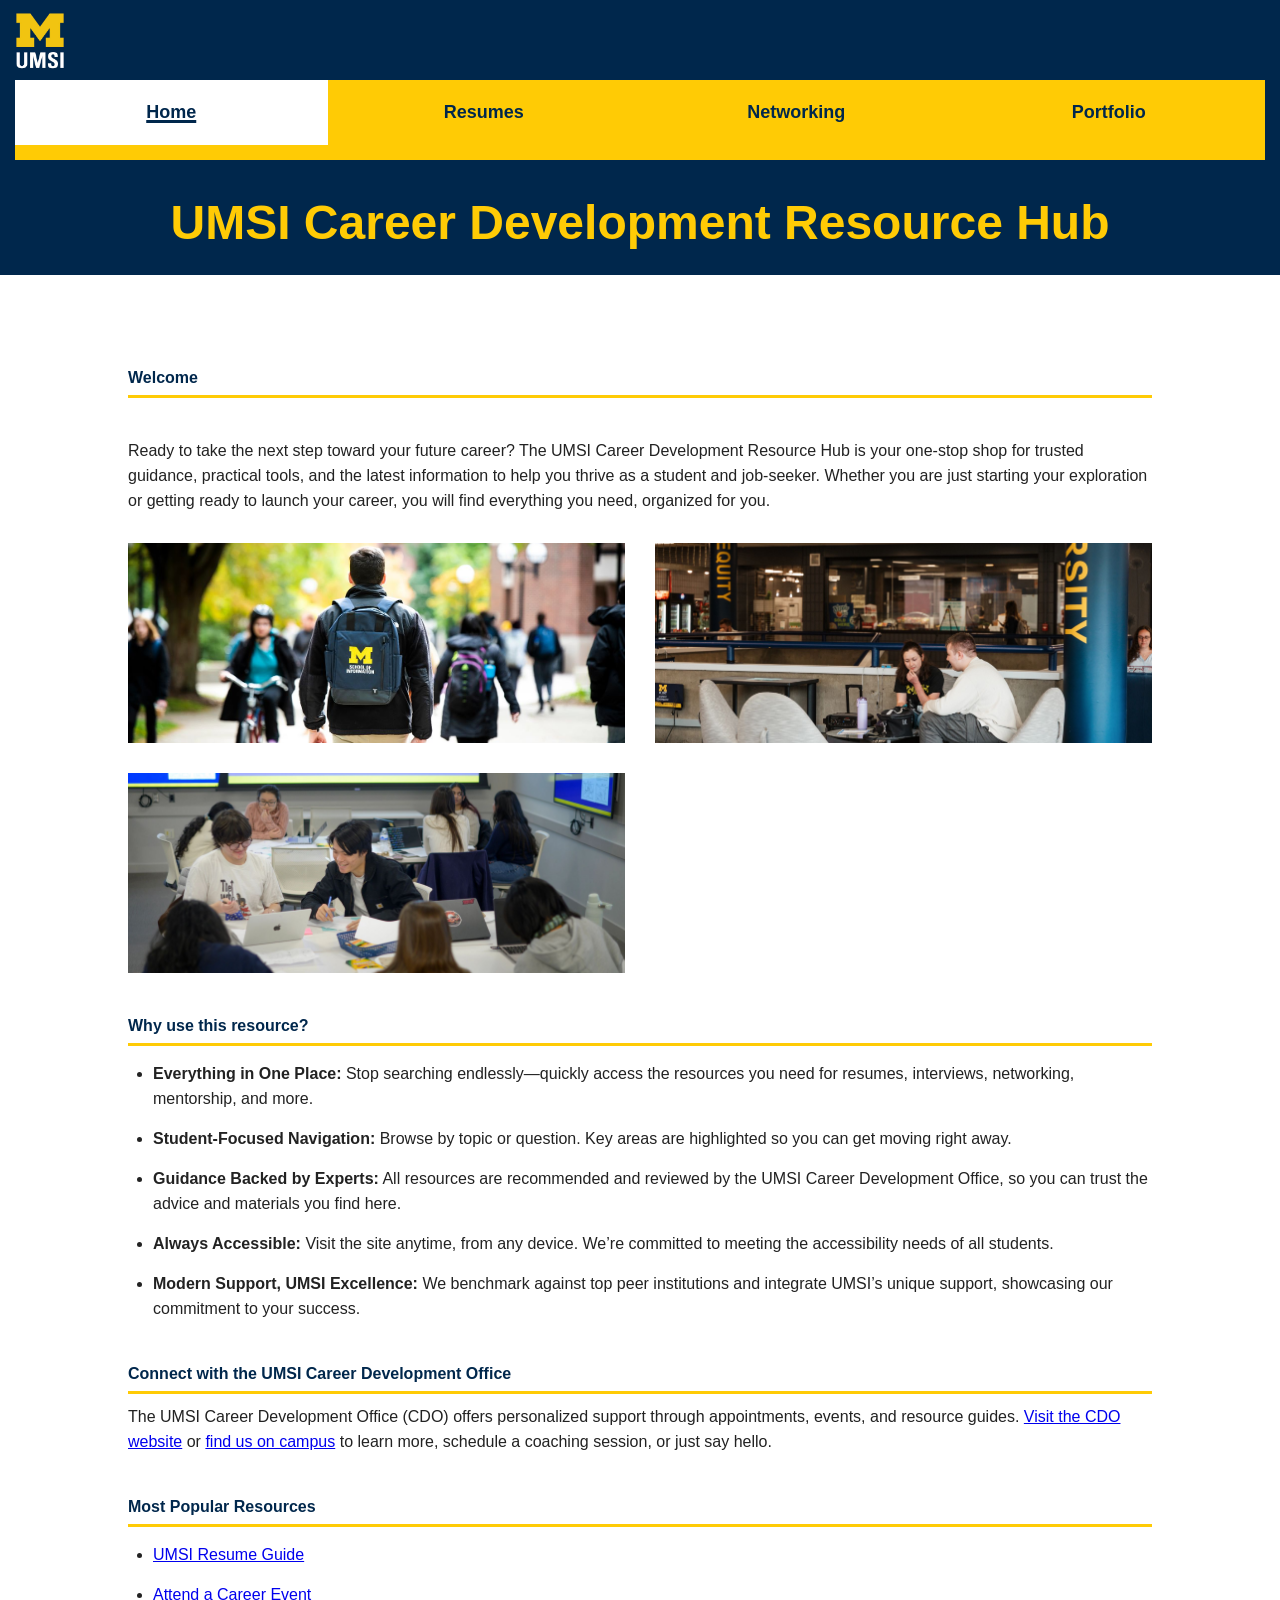
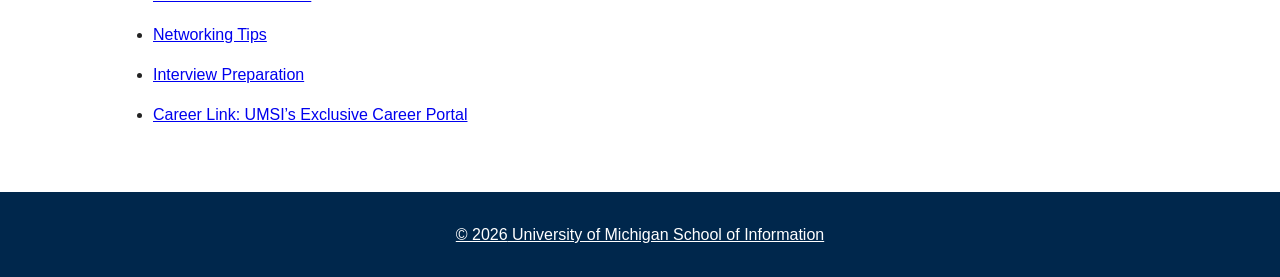
<file: index.html>
<!DOCTYPE html>
<html lang="en">
<head>
    <meta charset="UTF-8">
    <meta name="viewport" content="width=device-width, initial-scale=1.0">
    <link rel="stylesheet" href="css/html5reset.css">
    <link rel="stylesheet" href="css/style.css">
    <title>UMSI Career Development Resource Hub</title>
</head>
<body>
    <header>
        <img src="images/logo/UMSI_signature_vertical_informal_solidblue.jpg" alt="University of Michigan School of Information Logo" class="logo">
        <a href="#main-content" class="skip-link">Skip to Main Content</a>
        <nav>
            <ul>
                <li class="active"><a href="index.html">Home</a></li>
                <li><a href="resume.html">Resumes</a></li>
                <li><a href="networking.html">Networking</a></li>
                <li><a href="portfolio.html">Portfolio</a></li>
            </ul>
        </nav>
        <h1>UMSI Career Development Resource Hub</h1>
    </header>

    <main id="main-content">
        <section class="hero">
            <h2>Welcome</h2>
            <p>Ready to take the next step toward your future career? The UMSI Career Development Resource Hub is your one-stop shop for trusted guidance, practical tools, and the latest information to help you thrive as a student and job-seeker. Whether you are just starting your exploration or getting ready to launch your career, you will find everything you need, organized for you.</p>
            <img src="images/index/UMSI_CampusFall_UMSIBackpack_02.jpg" alt="A UMSI backpack on the University of Michigan campus during fall.">
            <img src="images/index/FLINT_First Day of Class_0018.jpg" alt="A student walking through the University of Michigan-Flint campus on the first day of classes.">
            <img src="images/index/UMSI_DesignJam_MixelStudio_11052025_04.jpg" alt="A group of UMSI students collaborating around a table during a Design Jam at Mixel Studio.">
        </section>

        <section class="benefits">
            <h2>Why use this resource?</h2>
            <ul>
                <li><strong>Everything in One Place:</strong> Stop searching endlessly—quickly access the resources you need for resumes, interviews, networking, mentorship, and more.</li>
                <li><strong>Student-Focused Navigation:</strong> Browse by topic or question. Key areas are highlighted so you can get moving right away.</li>
                <li><strong>Guidance Backed by Experts:</strong> All resources are recommended and reviewed by the UMSI Career Development Office, so you can trust the advice and materials you find here.</li>
                <li><strong>Always Accessible:</strong> Visit the site anytime, from any device. We’re committed to meeting the accessibility needs of all students.</li>
                <li><strong>Modern Support, UMSI Excellence:</strong> We benchmark against top peer institutions and integrate UMSI’s unique support, showcasing our commitment to your success.</li>
            </ul>
        </section>
        <section>
            <h2>Connect with the UMSI Career Development Office</h2>
            <p>
                The UMSI Career Development Office (CDO) offers personalized support through appointments, events, and resource guides. <a href="https://umich.instructure.com/courses/137916" target="_blank">Visit the CDO website</a> or <a href="https://www.si.umich.edu/about-umsi/getting-umsi" target="_blank">find us on campus</a> to learn more, schedule a coaching session, or just say hello.
            </p>
        </section>

        <section>
        <h2>Most Popular Resources</h2>
        <ul>
          <li><a href="https://docs.google.com/document/d/1_1GfDJyVGIgE82MZjVhuWT_aB_2Hcj1NN62FUCXoR_o/edit?tab=t.0" target="_blank">UMSI Resume Guide</a></li>
          <li><a href="https://umich.instructure.com/courses/137916/pages/attend-an-event" target="_blank">Attend a Career Event</a></li>
          <li><a href="https://docs.google.com/document/d/18HMt79BU8ovGf9z7_P7No5tuwUS6qHNW5u0sgrepLtE/edit?tab=t.0" target="_blank">Networking Tips</a></li>
          <li><a href="https://docs.google.com/presentation/d/15n-XqsFEntdbkZz89K-ohf7Or1NnCt5CQNDG-6fh2a0/edit?usp=sharing "target="_blank">Interview Preparation</a></li>
          <li><a href="https://si-umich.12twenty.com/Login" target="_blank">Career Link: UMSI’s Exclusive Career Portal</a></li>
        </ul>
        </section>
    </main>
    <button id="backToTop" class="top-btn" title="Go to top">Top &uarr;</button>
    <footer>
        <p>&copy; <span id="current-year"></span> University of Michigan School of Information</p>
    </footer>
    <script>
        // Grab the button element
        const topBtn = document.getElementById("backToTop");

        // Function to show/hide button based on scroll
        window.onscroll = function() {
            if (document.body.scrollTop > 100 || document.documentElement.scrollTop > 100) {
                topBtn.style.display = "block"; // Show button after 100px of scrolling
            } else {
                topBtn.style.display = "none"; // Hide button at the top
            }
        };

        // Interaction: Scroll back to top on click
        topBtn.onclick = function() {
            window.scrollTo({
                top: 0,
                behavior: "smooth" // Adds a nice smooth slide effect
            });
        };
    </script>
    <script>
        // Task: Dynamically update footer year
            document.getElementById("current-year").innerHTML = new Date().getFullYear();
    </script>
</body>
</html>
</file>
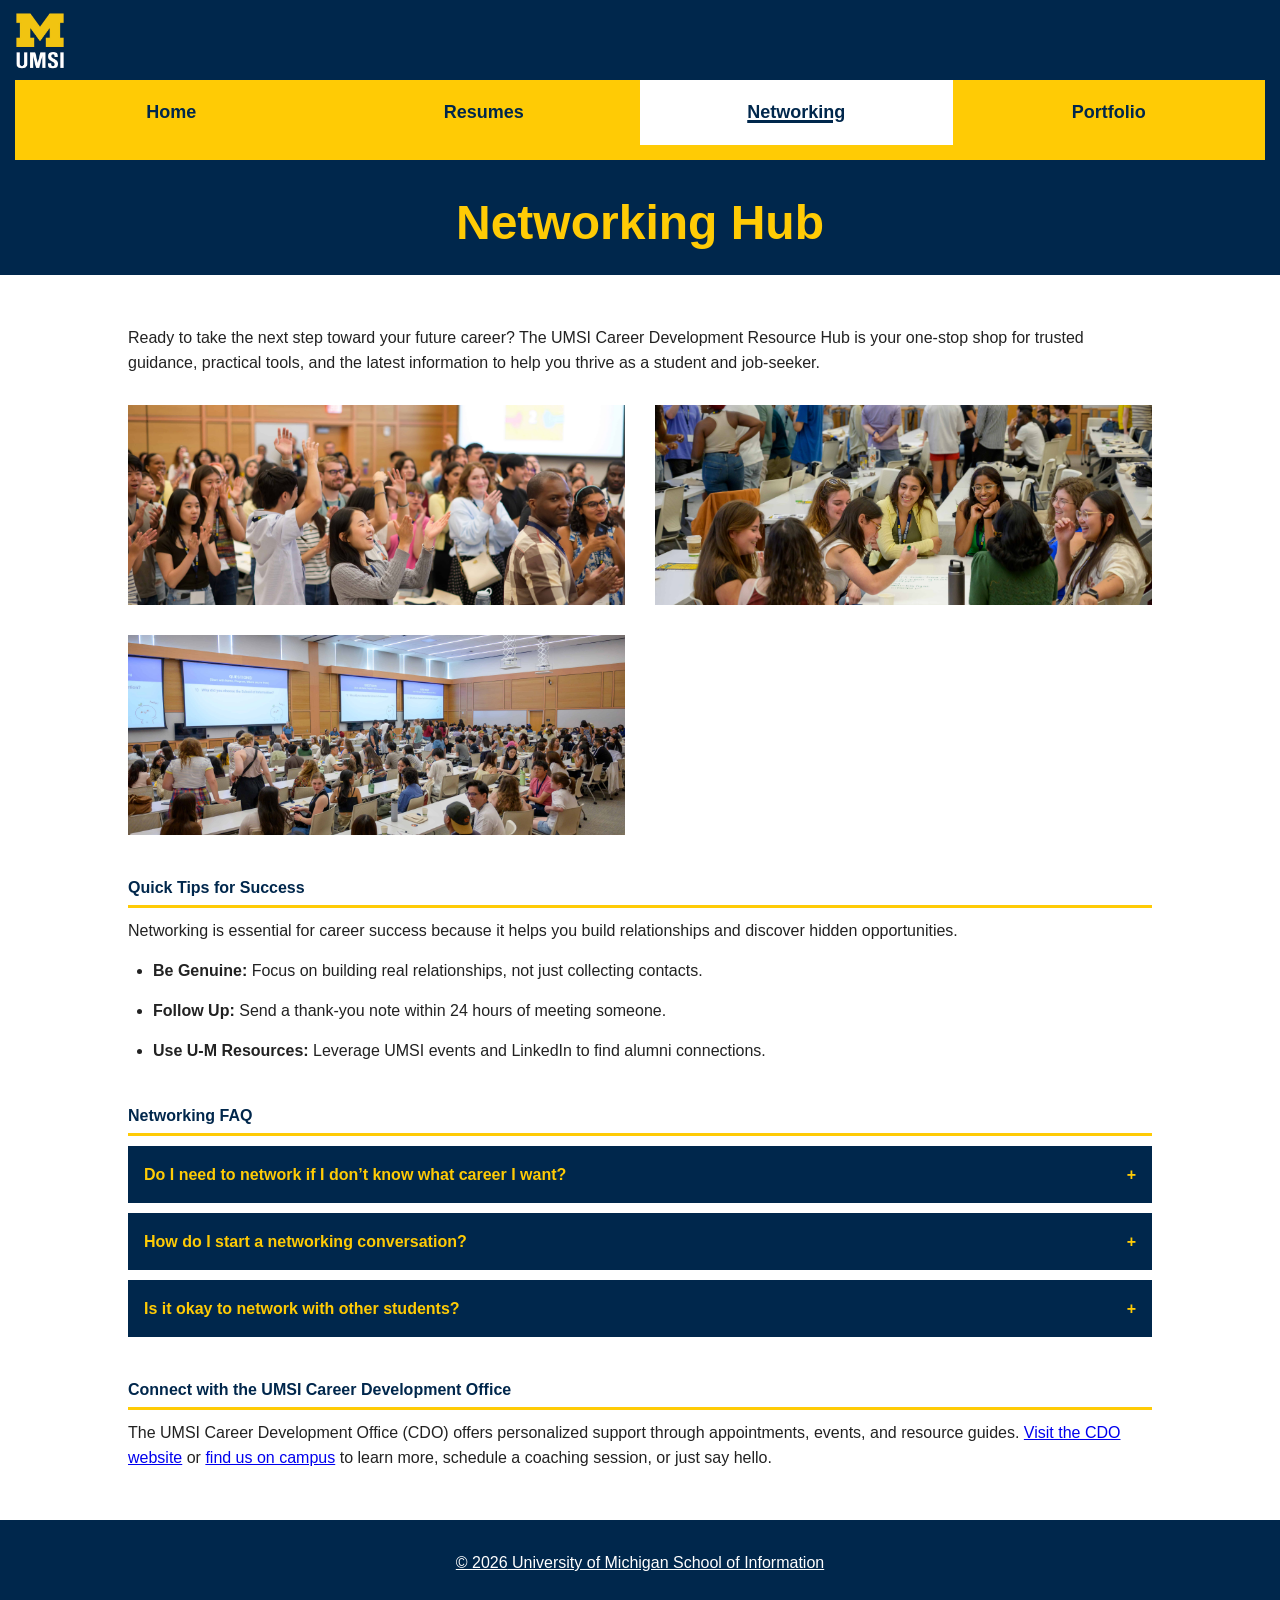
<file: networking.html>
<!DOCTYPE html>
<html lang="en">
<head>
    <meta charset="UTF-8">
    <meta name="viewport" content="width=device-width, initial-scale=1.0">
    <link rel="stylesheet" href="css/html5reset.css">
    <link rel="stylesheet" href="css/style.css">
    <title>Networking Hub | UMSI Career Resource Hub</title>
</head>
<body>
    <header>
        <img src="images/logo/UMSI_signature_vertical_informal_solidblue.jpg" alt="University of Michigan School of Information Logo" class="logo">
        <a href="#main-content" class="skip-link">Skip to Main Content</a>
        
        <nav>
            <ul>
                <li><a href="index.html">Home</a></li>
                <li><a href="resume.html">Resumes</a></li>
                <li class="active"><a href="networking.html">Networking</a></li> 
                <li><a href="portfolio.html">Portfolio</a></li>
            </ul>
        </nav>
        <h1>Networking Hub</h1>
    </header>

    <main id="main-content">
        <section class="hero">
            <!-- <h2>Take your first step towards Networking</h2> -->
            <p>
                Ready to take the next step toward your future career? The UMSI Career Development Resource Hub is your one-stop shop for trusted guidance, practical tools, and the latest information to help you thrive as a student and job-seeker.
            </p>
            <img src="images/UMSI_MastersOrientation_081825_01.jpg" alt="Students applauding at a UMSI networking event.">
            <img src="images/UMSI_MastersOrientation_081825_06.jpg" alt="Two UMSI students engaged in a professional conversation.">
            <img src="images/UMSI_MastersOrientation_081825_03.jpg" alt="A group of students attending a career networking workshop.">
        </section>

        <section class="benefits">
            <h2>Quick Tips for Success</h2>
            <p>
                Networking is essential for career success because it helps you build relationships and discover hidden opportunities.
            </p>
            <ul>
                <li><strong>Be Genuine:</strong> Focus on building real relationships, not just collecting contacts.</li>
                <li><strong>Follow Up:</strong> Send a thank-you note within 24 hours of meeting someone.</li>
                <li><strong>Use U-M Resources:</strong> Leverage UMSI events and LinkedIn to find alumni connections.</li>
            </ul>
        </section>

        <section class="faq">
            <h2>Networking FAQ</h2>
            
            <details>
                <summary>Do I need to network if I don’t know what career I want?</summary>
                <div class="content">
                    <p>Yes! Networking helps you explore different paths and learn about options you may not have considered.</p>
                </div>
            </details>

            <details>
                <summary>How do I start a networking conversation?</summary>
                <div class="content">
                    <p>Be curious—ask about the other person’s career or advice. Use email templates and informational interviews for guidance.</p>
                </div>
            </details>

            <details>
                <summary>Is it okay to network with other students?</summary>
                <div class="content">
                    <p>Absolutely. Peers often share leads, advice, and connections.</p>
                </div>
            </details>
        </section>
                <section>
            <h2>Connect with the UMSI Career Development Office</h2>
            <p>
                The UMSI Career Development Office (CDO) offers personalized support through appointments, events, and resource guides. <a href="https://umich.instructure.com/courses/137916" target="_blank">Visit the CDO website</a> or <a href="https://www.si.umich.edu/about-umsi/getting-umsi" target="_blank">find us on campus</a> to learn more, schedule a coaching session, or just say hello.
            </p>
        </section>
    </main>

    <button id="backToTop" class="top-btn" title="Go to top">Top &uarr;</button>
    <footer>
        <p>&copy; <span id="current-year"></span> University of Michigan School of Information</p>
    </footer>
    <script>
        // Grab the button element
        const topBtn = document.getElementById("backToTop");

        // Function to show/hide button based on scroll
        window.onscroll = function() {
            if (document.body.scrollTop > 100 || document.documentElement.scrollTop > 100) {
                topBtn.style.display = "block"; // Show button after 100px of scrolling
            } else {
                topBtn.style.display = "none"; // Hide button at the top
            }
        };

        // Interaction: Scroll back to top on click
        topBtn.onclick = function() {
            window.scrollTo({
                top: 0,
                behavior: "smooth" // Adds a nice smooth slide effect
            });
        };
    </script>
    <script>
        // Task: Dynamically update footer year
            document.getElementById("current-year").innerHTML = new Date().getFullYear();
    </script>
</body>
</html>
</file>
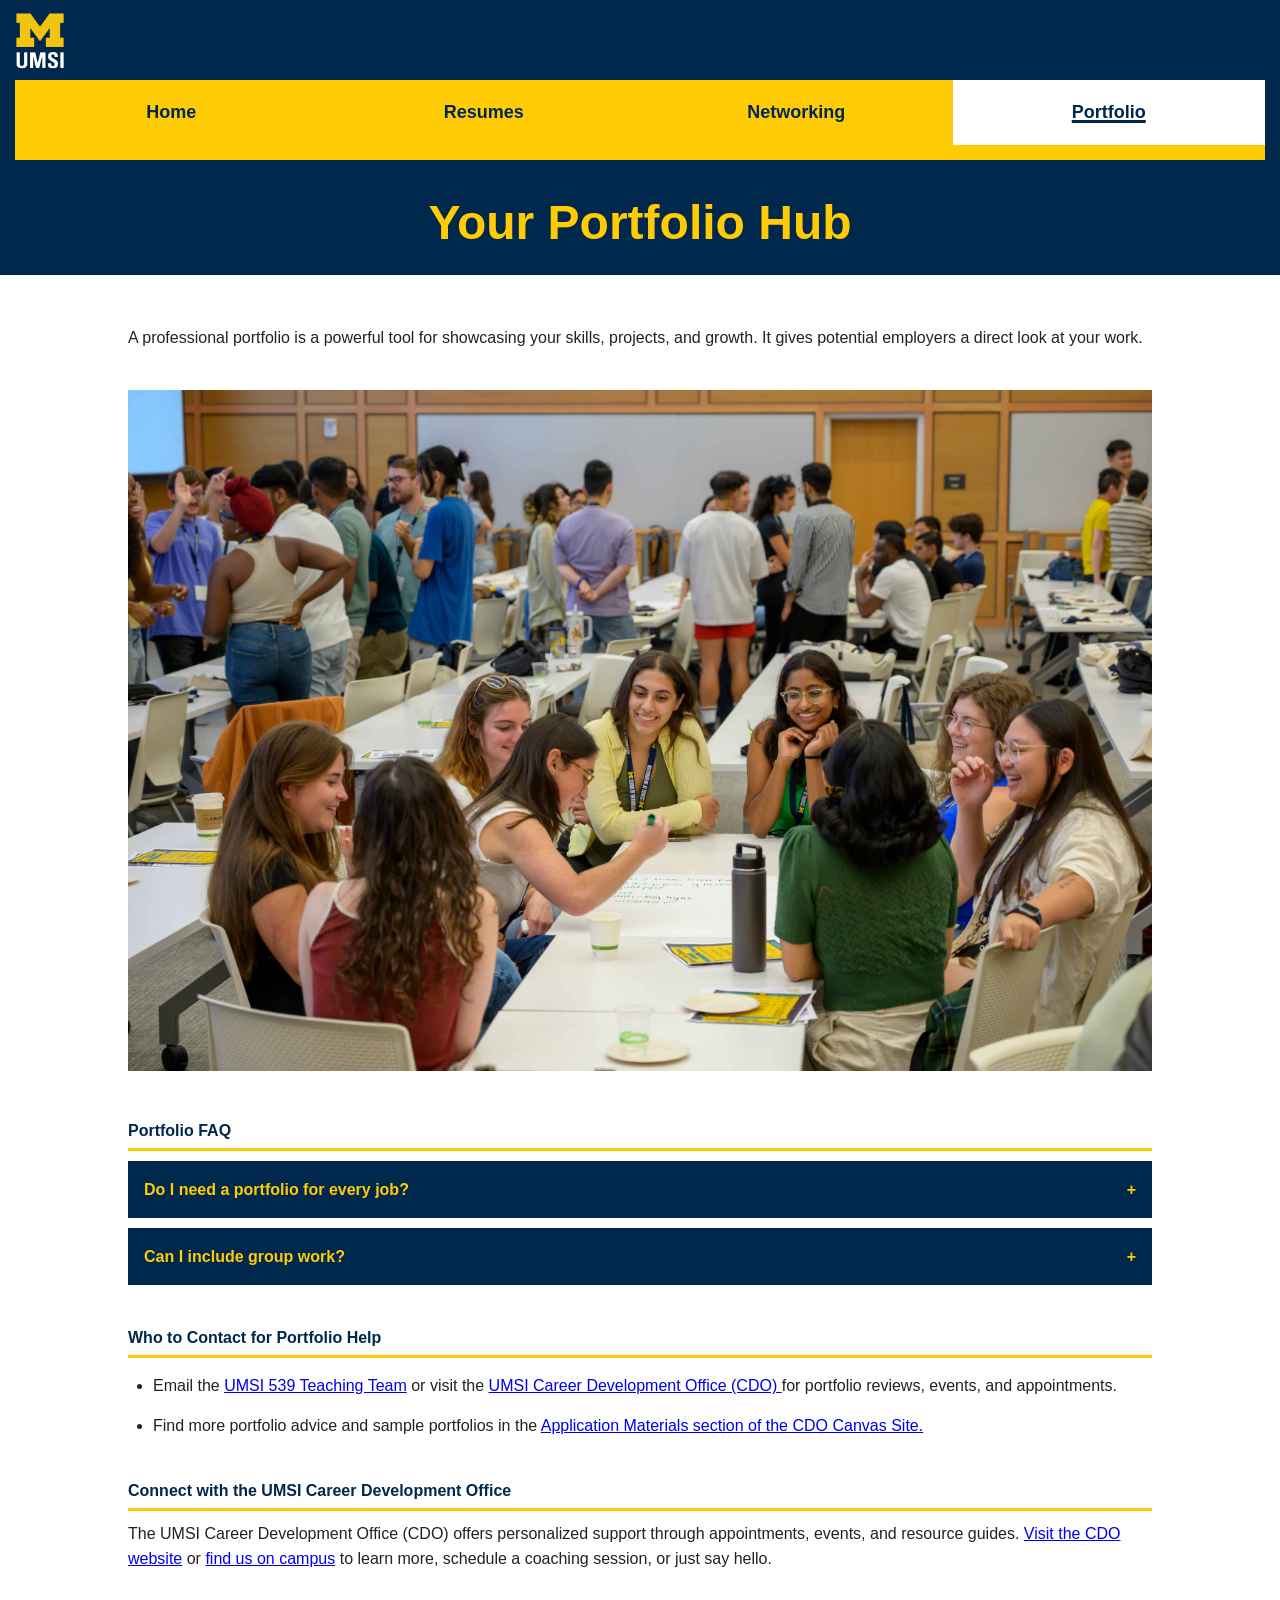
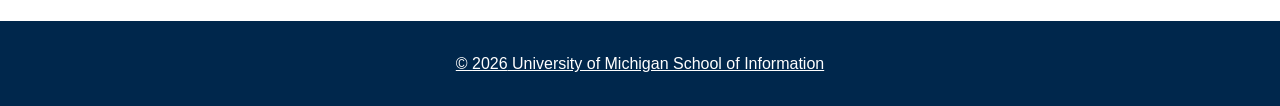
<file: portfolio.html>
<!DOCTYPE html>
<html lang="en">
<head>
    <meta charset="UTF-8">
    <meta name="viewport" content="width=device-width, initial-scale=1.0">
    <link rel="stylesheet" href="css/html5reset.css">
    <link rel="stylesheet" href="css/style.css">
    <title>Portfolio Hub | UMSI Career Hub</title>
</head>
<body>
    <header>
        <img src="images/logo/UMSI_signature_vertical_informal_solidblue.jpg" alt="University of Michigan School of Information Logo" class="logo">
        <a href="#main-content" class="skip-link">Skip to Main Content</a>
        <nav>
            <ul>
                <li><a href="index.html">Home</a></li>
                <li><a href="resume.html">Resumes</a></li>
                <li><a href="networking.html">Networking</a></li>
                <li class="active"><a href="portfolio.html">Portfolio</a></li>
            </ul>
        </nav>
        <h1>Your Portfolio Hub</h1>
    </header>

    <main id="main-content">
        <section class="hero">
            <!-- <h2>Why Have a Portfolio?</h2> -->
            <p>A professional portfolio is a powerful tool for showcasing your skills, projects, and growth. It gives potential employers a direct look at your work.</p>
            <!-- <img src="images/UMSI_DesignJam_MixelStudio_11052025_04.jpg" alt="Students discussing projects at a design jam."> -->
            <!-- <img src="images/UMSI_MastersOrientation_081825_06.jpg" alt="Students collaborating during orientation."> -->
            <!-- <img src="images/UMSI_JesseJohnstonClass_06.jpg" alt="A classroom setting discussing portfolio importance."> -->
        </section>
        <section class="hero-image">
            <img src="images/UMSI_MastersOrientation_081825_06.jpg" alt="Students collaborating during orientation.">
        </section>

        <section class="faq">
            <h2>Portfolio FAQ</h2>
            <details>
                <summary>Do I need a portfolio for every job?</summary>
                <div class="content">
                    <p>Not every job requires one, but it is highly recommended for design and technology roles.</p>
                </div>
            </details>
            <details>
                <summary>Can I include group work?</summary>
                <div class="content">
                    <p>Absolutely! Just be sure to clarify your specific contributions to the project.</p>
                </div>
            </details>
        </section>
        <section>
            <h2>Who to Contact for Portfolio Help</h2>
            <ul>
                <li>
                    Email the <a href="mailto:539Instructors@umich.edu">UMSI 539 Teaching Team</a>
                    or visit the
                    <a href="https://www.si.umich.edu/about-umsi/career-development-office" target="_blank">
                        UMSI Career Development Office (CDO)
                    </a>
                    for portfolio reviews, events, and appointments.
                </li>
                <li>
                  Find more portfolio advice and sample portfolios in the
                  <a href="https://umsi.instructure.com/courses/908/pages/portfolios-and-personal-branding" target="_blank">
                      Application Materials section of the CDO Canvas Site.
                  </a>
                </li>
            </ul>
        </section>
        <section>
            <h2>Connect with the UMSI Career Development Office</h2>
            <p>
                The UMSI Career Development Office (CDO) offers personalized support through appointments, events, and resource guides. <a href="https://umich.instructure.com/courses/137916" target="_blank">Visit the CDO website</a> or <a href="https://www.si.umich.edu/about-umsi/getting-umsi" target="_blank">find us on campus</a> to learn more, schedule a coaching session, or just say hello.
            </p>
        </section>

    </main>

    <button id="backToTop" class="top-btn" title="Go to top">Top &uarr;</button>
    <footer>
        <p>&copy; <span id="current-year"></span> University of Michigan School of Information</p>
    </footer>
    <script>
        // Grab the button element
        const topBtn = document.getElementById("backToTop");

        // Function to show/hide button based on scroll
        window.onscroll = function() {
            if (document.body.scrollTop > 100 || document.documentElement.scrollTop > 100) {
                topBtn.style.display = "block"; // Show button after 100px of scrolling
            } else {
                topBtn.style.display = "none"; // Hide button at the top
            }
        };

        // Interaction: Scroll back to top on click
        topBtn.onclick = function() {
            window.scrollTo({
                top: 0,
                behavior: "smooth" // Adds a nice smooth slide effect
            });
        };
    </script>
    <script>
        // Task: Dynamically update footer year
            document.getElementById("current-year").innerHTML = new Date().getFullYear();
    </script>
</body>
</html>
</file>
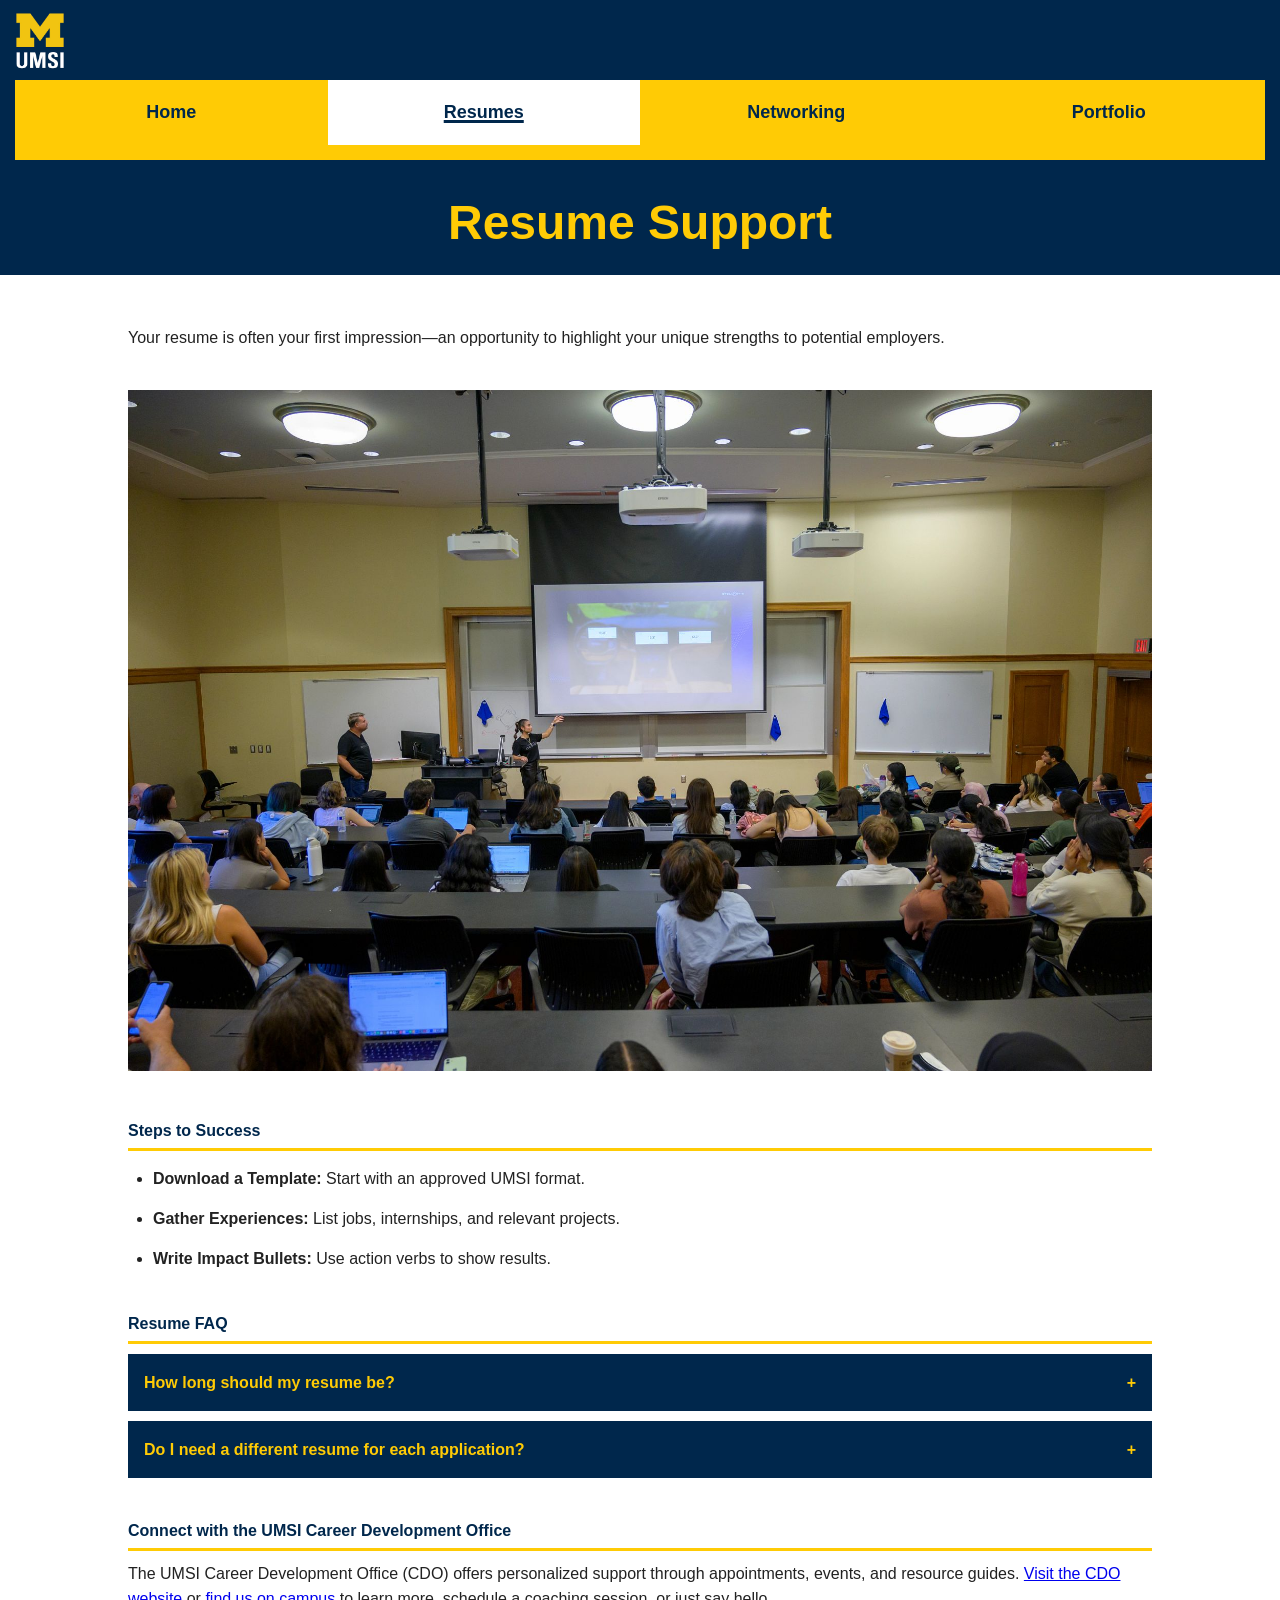
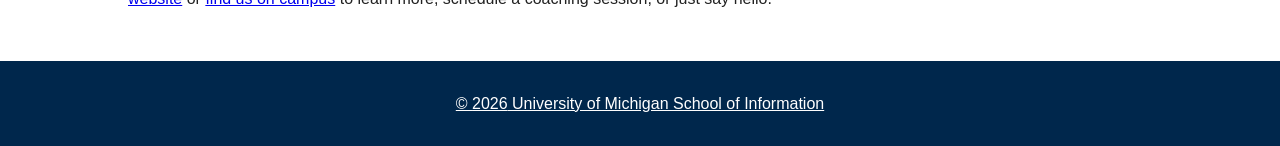
<file: resume.html>
<!DOCTYPE html>
<html lang="en">
<head>
    <meta charset="UTF-8">
    <meta name="viewport" content="width=device-width, initial-scale=1.0">
    <link rel="stylesheet" href="css/html5reset.css">
    <link rel="stylesheet" href="css/style.css">
    <title>Resume Support | UMSI Career Hub</title>
</head>
<body>
    <header>
        <img src="images/logo/UMSI_signature_vertical_informal_solidblue.jpg" alt="University of Michigan School of Information Logo" class="logo">
        <a href="#main-content" class="skip-link">Skip to Main Content</a>
        <nav>
            <ul>
                <li><a href="index.html">Home</a></li>
                <li class="active"><a href="resume.html">Resumes</a></li>
                <li><a href="networking.html">Networking</a></li>
                <li><a href="portfolio.html">Portfolio</a></li>
            </ul>
        </nav>
        <h1>Resume Support</h1>
    </header>

    <main id="main-content">
        <section class="hero">
            <!-- <h2>Craft a Resume that Tells Your Story</h2> -->
            <p>Your resume is often your first impression—an opportunity to highlight your unique strengths to potential employers.</p>
            <!-- <img src="images/UMSI_CampusFall_UMSIBackpack_02.jpg" alt="A UMSI student backpack on campus.">
            <img src="images/FLINT_First Day of Class_0018.jpg" alt="Students walking to class.">
            <img src="images/UMSI_DesignJam_MixelStudio_11052025_04.jpg" alt="Students working on resumes."> -->
        </section>

        <section class="hero-image">
            <img src="images/UMSI_StellantisAutoUX_091324_08.jpg" alt="Students collaborating during resume session.">
        </section>

        <section class="benefits">
            <h2>Steps to Success</h2>
            <ul>
                <li><strong>Download a Template:</strong> Start with an approved UMSI format.</li>
                <li><strong>Gather Experiences:</strong> List jobs, internships, and relevant projects.</li>
                <li><strong>Write Impact Bullets:</strong> Use action verbs to show results.</li>
            </ul>
        </section>

        <section class="faq">
            <h2>Resume FAQ</h2>
            <details>
                <summary>How long should my resume be?</summary>
                <div class="content"><p>For most UMSI students and new grads, one page is best.</p></div>
            </details>
            <details>
                <summary>Do I need a different resume for each application?</summary>
                <div class="content"><p>Yes, it is wise to tailor your resume for every opportunity.</p></div>
            </details>
        </section>
        <section>
            <h2>Connect with the UMSI Career Development Office</h2>
            <p>
                The UMSI Career Development Office (CDO) offers personalized support through appointments, events, and resource guides. <a href="https://umich.instructure.com/courses/137916" target="_blank">Visit the CDO website</a> or <a href="https://www.si.umich.edu/about-umsi/getting-umsi" target="_blank">find us on campus</a> to learn more, schedule a coaching session, or just say hello.
            </p>
        </section>
    </main>

    <button id="backToTop" class="top-btn" title="Go to top">Top &uarr;</button>
    <footer>
        <p>&copy; <span id="current-year"></span> University of Michigan School of Information</p>
    </footer>
    <script>
        // Grab the button element
        const topBtn = document.getElementById("backToTop");

        // Function to show/hide button based on scroll
        window.onscroll = function() {
            if (document.body.scrollTop > 100 || document.documentElement.scrollTop > 100) {
                topBtn.style.display = "block"; // Show button after 100px of scrolling
            } else {
                topBtn.style.display = "none"; // Hide button at the top
            }
        };

        // Interaction: Scroll back to top on click
        topBtn.onclick = function() {
            window.scrollTo({
                top: 0,
                behavior: "smooth" // Adds a nice smooth slide effect
            });
        };
    </script>
    <script>
        // Task: Dynamically update footer year
            document.getElementById("current-year").innerHTML = new Date().getFullYear();
    </script>
</body>
</html>
</file>
<file: css/style.css>
/* 1. GLOBAL CORE STYLES & STICKY FOOTER LOGIC */
/* keeping all the comments so that I can make my cheat sheet for midterm haha thank you :) */
body {
    font-family: Arial, Helvetica, sans-serif;
    line-height: 25px;
    margin: 0px;
    padding: 0px;
    color: #222222;
    background-color: #FFFFFF;
    /* Flexbox on body helps push the footer down */
    display: flex;
    flex-direction: column;
    min-height: 100vh;
}

/* Global Container - flex: 1 ensures it fills the space above the footer */
main {
    flex: 1; 
    width: 90%; 
    margin: 30px auto; 
}

/* Unified list spacing to match Home and Networking */
ul {
    padding-left: 25px; 
    margin: 15px 0px;
}

li {
    margin-bottom: 15px;
}

/* 2. ACCESSIBILITY: SKIP LINK */
.skip-link {
    position: absolute;
    top: -60px; 
    left: 10px;
    background: #FFCB05;
    color: #00274C;
    padding: 10px;
    z-index: 100;
    text-decoration: none;
    font-weight: bold;
}

.skip-link:focus {
    top: 10px; 
}

/* 3. HEADER & NAVIGATION */
header {
    position: relative;
    background-color: #00274C; 
    color: #FFCB05; 
    text-align: center;
    padding: 80px 15px 10px 15px; 
}

.logo {
    position: absolute;
    top: 10px;
    left: 10px;
    width: 60px;
    height: auto;
}

header h1 {
    margin: 50px 0px 30px 0px;
    font-size: 32px;
}

/* 3. HEADER & NAVIGATION UPDATES */
nav ul {
    display: flex;
    flex-wrap: nowrap;
    justify-content: space-evenly;
    list-style: none;
    padding: 0px; /* Reset padding for full-height background fill */
    margin: 0px;
    background-color: #FFCB05;
}

nav li {
    flex: 1; /* Ensures each section of the nav bar is equal width */
}

/* Updated active state to provide the white background */
nav li.active a {
    background-color: #FFFFFF; /* White background behind selected text */
    color: #00274C;            /* Michigan Blue text for contrast */
    text-decoration: underline;
    text-decoration-color: #00274C;
    text-decoration-thickness: 3px;
}

nav a {
    text-decoration: none;
    color: #00274C;
    font-weight: bold;
    font-size: 14px;
    padding: 15px 5px; /* Increased vertical padding for centered look */
    display: block;
    text-align: center;
}

/* Navigation Hover Effect */
nav a:hover {
    background-color: #00274C; /* Michigan Blue background */
    color: #FFFFFF;            /* White text color */
    text-decoration: underline;
    text-decoration-color: #FFCB05; /* Maize underline */
}

/* Background color change when the link has the .active class */
nav a.active {
    text-decoration: underline;
    text-decoration-color: #00274C;
    text-decoration-thickness: 3px;
    background-color: #FFFFFF; /* White background for the active page */
}

/* 4. GRID SYSTEM FOR IMAGES */
.hero {
    display: grid;
    grid-template-columns: 1fr 1fr 1fr; 
    gap: 15px;
    margin-bottom: 40px;
}

.hero h2, .hero p {
    grid-column: 1 / span 3;
}

.hero img{
    width: 100%;
    height: 200px; 
    object-fit: cover;
    display: block;
    border: none;
}

.hero-image img{
    max-width: 100%;

}

/* 5. SECTION HEADINGS */
h2 {
    color: #00274C;
    border-bottom: 3px solid #FFCB05;
    padding-bottom: 5px;
    margin-bottom: 10px;
    margin-top: 40px
}

/* 6. ACCESSIBLE ACCORDION (Networking FAQ) */
details {
    background-color: #FFFFFF;
    border: 1px solid #00274C;
    margin-bottom: 10px;
}

summary {
    padding: 15px;
    font-weight: bold;
    background-color: #00274C;
    color: #FFCB05;
    cursor: pointer;
    list-style: none;
    display: flex;
    justify-content: space-between;
}

summary::after {
    content: '+';
}

details[open] summary::after {
    content: '-';
}

details .content {
    padding: 15px;
    border-top: 2px solid #FFCB05;
    background-color: #f8f9fa;
}

/* 7. FOOTER */
footer {
    background-color: #00274C;
    color: #FFFFFF;
    text-align: center;
    padding: 30px 15px;
    text-decoration: underline;
}

footer a {
    color: #FFCB05;
    text-decoration: underline; 
    font-weight: bold;
}

/* 8. DESKTOP VIEW (min-width) */
@media screen and (min-width: 1024px) {

    /* Expand Main Container for larger screens */
    main {
        width: 80%;
        max-width: 1200px;
        margin: 50px auto;
    }

    /* Update Header for Desktop */
    header {
        padding: 100px 30px 50px 30px;
    }

    header h1 {
        font-size: 48px; /* Increased size for desktop space */
    }

    /* Update Navigation: More breathing room */
    nav a {
        font-size: 18px;
        padding: 20px 10px;
    }

    /* Enhance the Hero Grid for wider viewports */
    .hero {
        display: grid;
        grid-template-columns: 1fr 1fr; 
        gap: 30px;
        margin-bottom: 40px;
    }

    /* Update the span to match the new 2-column grid */
    .hero h2, .hero p {
        grid-column: 1 / span 2;
    }
}

/* 404 Page Custom Design */
/* Update your header to reduce the bottom space */
header {
    position: relative;
    background-color: #00274C; 
    color: #FFCB05; 
    text-align: center;
    padding: 80px 15px 10px 15px; /* Changed 30px to 10px to pull the blue up */
}

/* Update your error container to reduce the top space */
.error-container {
    display: flex;
    flex-direction: column;
    align-items: center;
    justify-content: flex-start; /* Changed from center to flex-start to pull content up */
    text-align: center;
    padding: 20px 20px 80px 20px; /* Reduced top padding from 80px to 20px */
    background-color: #FFFFFF;
    flex: 1;
}

/* Ensure the squirrel image doesn't have a large top margin */
.error-image {
    width: 250px;
    height: auto;
    margin-top: 0px; /* Set to 0 to remove extra gap */
    margin-bottom: 10px; /* Reduced from 20px to tighten up the text below */
}

.error-title {
    font-size: 48px;
    color: #00274C; /* Michigan Blue */
    margin: 10px 0px 15px -40px;
    border-bottom: none; /* Removes the yellow line from general h2 style */
}

.error-text {
    max-width: 500px;
    color: #666666;
    line-height: 1.6;
    margin-bottom: 30px;
}

.error-button {
    background-color: #00274C; /* Dark blue button */
    color: #FFFFFF;
    padding: 12px 30px;
    border-radius: 8px; /* Rounded corners like the image */
    text-decoration: none;
    font-weight: bold;
    transition: background-color 0.3s ease;
}

.error-button:hover {
    background-color: #FFCB05; /* Switch to Maize on hover */
    color: #00274C;
}

/* BACK TO TOP BUTTON STYLES */
.top-btn {
    position: fixed; /* Keep it in the same spot while scrolling */
    bottom: 30px;
    right: 30px;
    z-index: 99; /* Stay on top of other content */
    background-color: #00274C; /* Michigan Blue */
    color: #FFCB05; /* Michigan Maize */
    border: 2px solid #FFCB05;
    padding: 15px;
    border-radius: 10px;
    font-weight: bold;
    cursor: pointer;
    display: none; /* Hidden by default; JS will show it on scroll */
}

.top-btn:hover {
    background-color: #FFCB05;
    color: #00274C;
}
</file>
